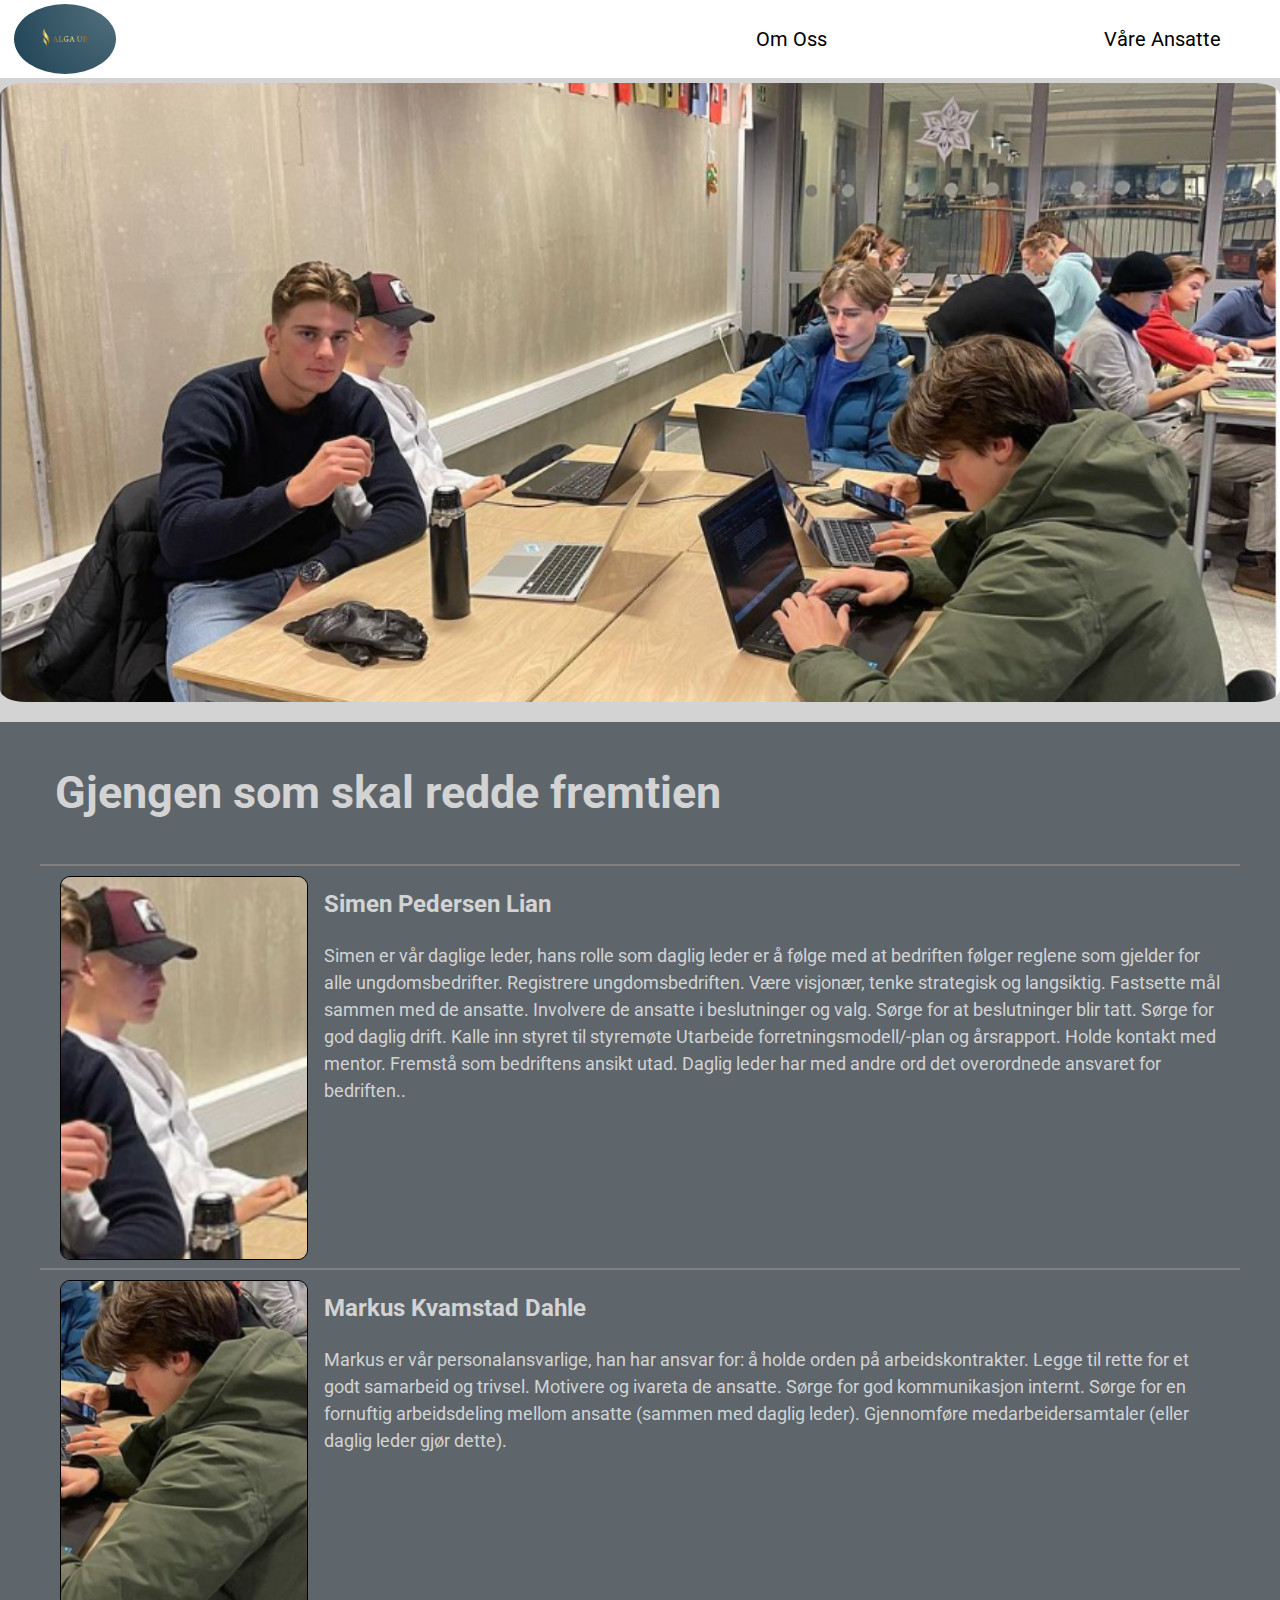
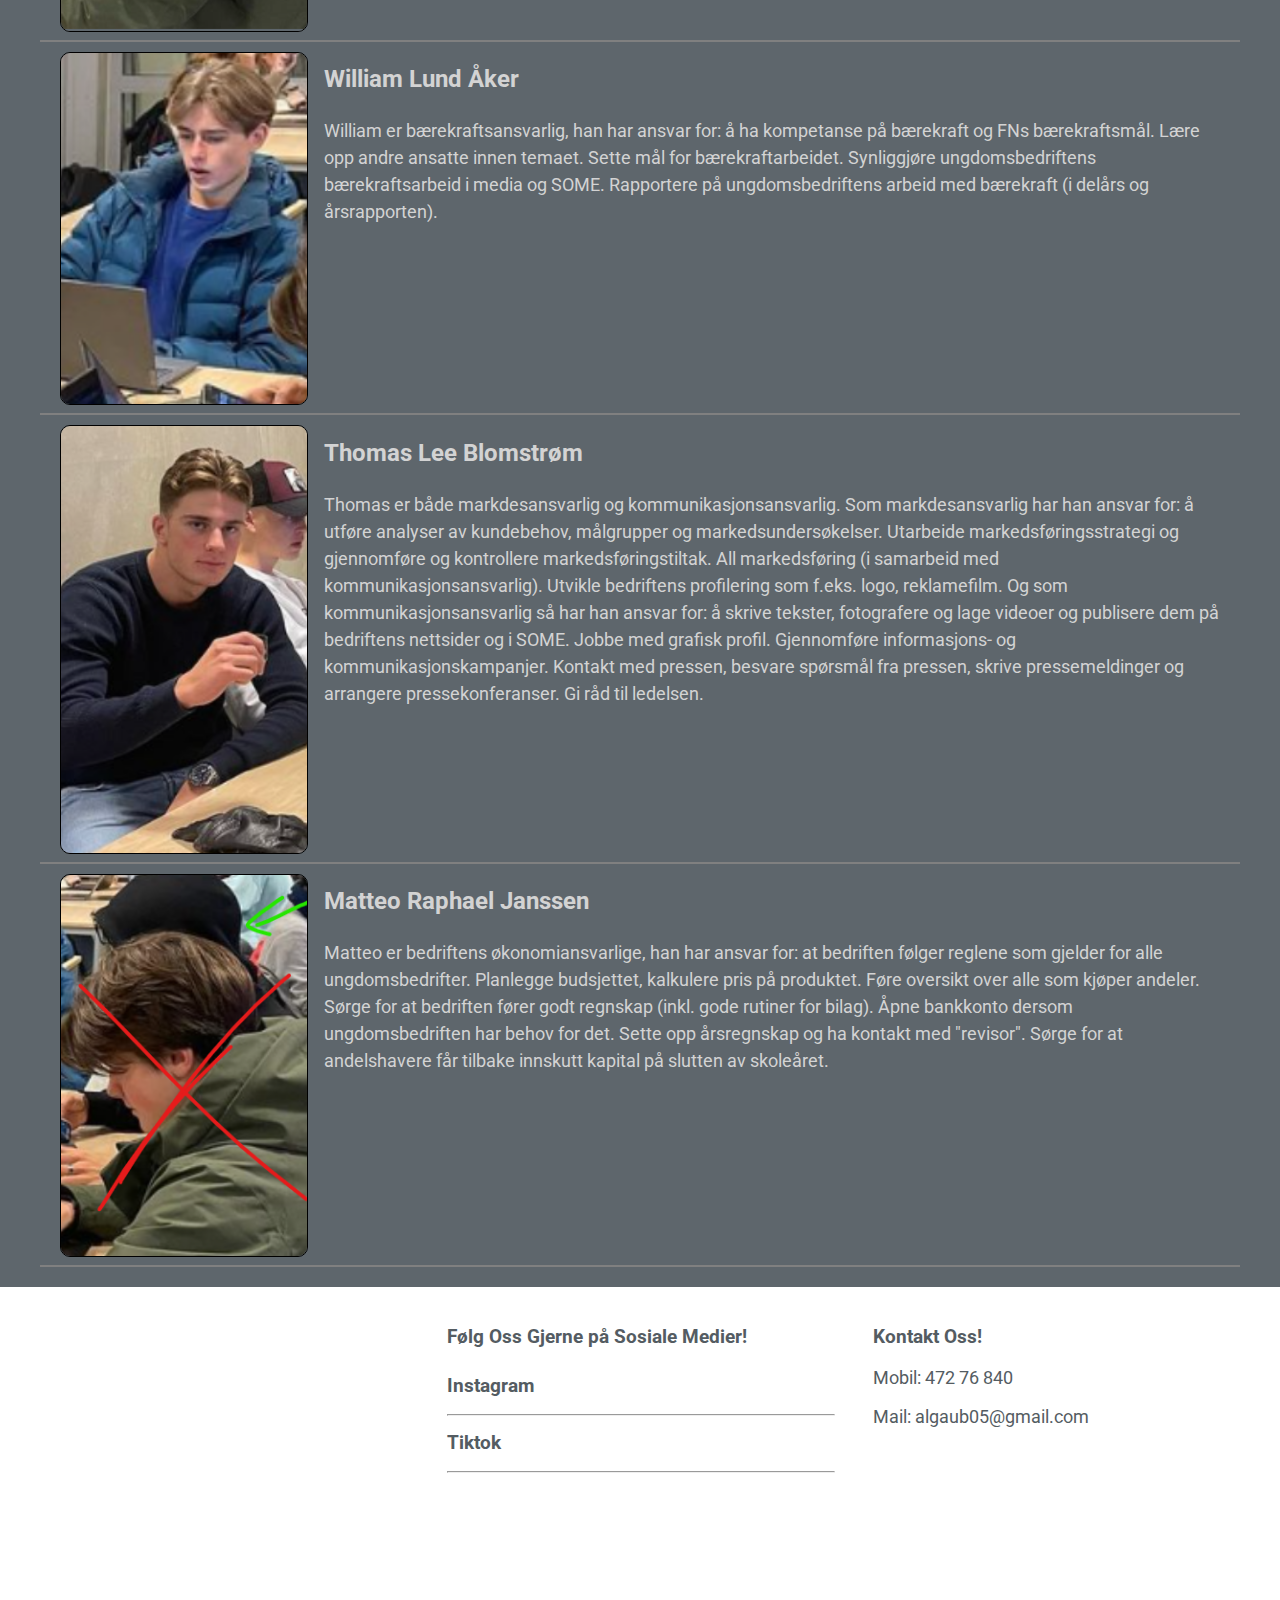
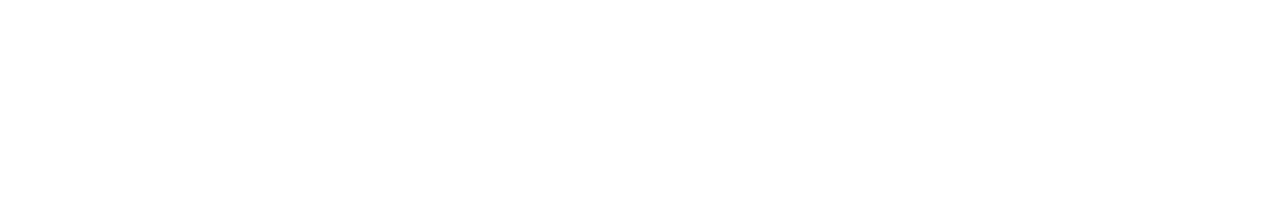
<file: Alga-UB- Ansatte.html>
<!DOCTYPE html>
<html lang="no">
<head>
    <meta charset="UTF-8">
    <title>Våre ansatte - Alga UB</title>
    <link href="https://fonts.googleapis.com/css2?family=Roboto&family=Russo+One&display=swap" rel="stylesheet"> <!-- Font fr Quote i background (home page) -->
    <link rel="stylesheet" href="./CSS-stylesheet-(FELLES).css"> <!-- Felles stylesheet for alle sidene i JODA sin nettside -->
    <link rel="stylesheet" href="./CSS-stylesheet-PT.css"> <!-- Stylesheet til JODA (medlem css) -->  
</head>

<body class="container"> <!-- Body har class contianer som inneholder grid'en-->
    <!-- Start "Topp" Grid, og navbar- -->
    <div class="topp">
        <nav>
            <div class="container_logo"><a href="index.html"><img src="Skjermbilde 2022-11-18 084158 (2).png" alt="Logo til Joda"></a></div>
                <div class="tom"></div> <!-- Denne divenen lager mellomrom mellom logoen og divene -->
                <div class="medlem"><a href="Om Alga UB.html">Om Oss</a></div>
                <div class="pt"><a href="Alga-UB- Ansatte.html">Våre Ansatte</a></div>         <!-- Dette er nav baren til nettsiden, og inneholder de ulike sidene -->
        </nav>
    </div>
    <!-- Start "background" grid, og bakgrunnen under nav bar -->
        <div class="background"> <!-- Dette er bakgrunnsbildet, med litt informasjon. -->

        </div>
    <!-- Start "main" grid, som inneholder den viktige informasjonen for denne siden -->
        <section class="main">
            <div class="container_main">
                <div class="header"><h2>Gjengen som skal redde fremtien</h2></div>
                <div class="container_pt">
                    <div class="bilde"><img src="Simen.png" alt="Bilde av vår personlige trener David"></div>
                    <div class="tekst">
                        <h2>Simen Pedersen Lian</h2>
                        <p>Simen er vår daglige leder, hans rolle som daglig leder er å følge med at bedriften følger reglene som gjelder for alle ungdomsbedrifter.
                            Registrere ungdomsbedriften.
                            Være visjonær, tenke strategisk og langsiktig.
                            Fastsette mål sammen med de ansatte.
                            Involvere de ansatte i beslutninger og valg.
                            Sørge for at beslutninger blir tatt.
                            Sørge for god daglig drift.
                            Kalle inn styret til styremøte
                            Utarbeide forretningsmodell/-plan og årsrapport.
                            Holde kontakt med mentor.
                            Fremstå som bedriftens ansikt utad.
                            Daglig leder har med andre ord det overordnede ansvaret for bedriften..</p>
                    </div>
                </div>
                <!-- skille-->
                <div class="container_pt">
                    <div class="bilde"><img src="Markus.png" alt="Bilde av vår personlige trener Jonas"></div>
                    <div class="tekst">
                        <h2>Markus Kvamstad Dahle</h2>
                        <p>Markus er vår personalansvarlige, han har ansvar for:
                            å holde orden på arbeidskontrakter.
                            Legge til rette for et godt samarbeid og trivsel.
                            Motivere og ivareta de ansatte.
                            Sørge for god kommunikasjon internt.
                            Sørge for en fornuftig arbeidsdeling mellom ansatte (sammen med daglig leder).
                            Gjennomføre medarbeidersamtaler (eller daglig leder gjør dette).</p>
                    </div>
                </div>
                <!-- skille-->
                <div class="container_pt">
                    <div class="bilde"><img src="William.png" alt="Bilde av vår personlige trener Roland Jarles"></div>
                    <div class="tekst">
                        <h2>William Lund Åker</h2>
                        <p>William er bærekraftsansvarlig, han har ansvar for:

                           å ha kompetanse på bærekraft og FNs bærekraftsmål.
                            Lære opp andre ansatte innen temaet.
                            Sette mål for bærekraftarbeidet.
                            Synliggjøre ungdomsbedriftens bærekraftsarbeid i media og SOME.
                            Rapportere på ungdomsbedriftens arbeid med bærekraft (i delårs og årsrapporten).</p>
                    </div>
                </div> 
                <div class="container_pt">
                    <div class="bilde"><img src="Thomas.png" alt="Bilde av vår personlige trener Roland Jarles"></div>
                    <div class="tekst">
                        <h2>Thomas Lee Blomstrøm</h2>
                        <p>Thomas er både markdesansvarlig og kommunikasjonsansvarlig. Som markdesansvarlig har han ansvar for:
                            å utføre analyser av kundebehov, målgrupper og markedsundersøkelser.
                            Utarbeide markedsføringsstrategi og gjennomføre og kontrollere markedsføringstiltak.
                            All markedsføring (i samarbeid med kommunikasjonsansvarlig).
                            Utvikle bedriftens profilering som f.eks. logo, reklamefilm.
                        Og som kommunikasjonsansvarlig så har han ansvar for:
                       å skrive tekster, fotografere og lage videoer og publisere dem på bedriftens nettsider og i SOME.
                        Jobbe med grafisk profil.
                        Gjennomføre informasjons- og kommunikasjonskampanjer.
                        Kontakt med pressen, besvare spørsmål fra pressen, skrive pressemeldinger og arrangere pressekonferanser.
                        Gi råd til ledelsen.</p>
                    </div>
                </div>  
                <div class="container_pt">
                    <div class="bilde"><img src="Matheo riktig.png" alt="Bilde av vår personlige trener Roland Jarles"></div>
                    <div class="tekst">
                        <h2>Matteo Raphael Janssen</h2>
                        <p>Matteo er bedriftens økonomiansvarlige, han har ansvar for:

at bedriften følger reglene som gjelder for alle ungdomsbedrifter.
Planlegge budsjettet, kalkulere pris på produktet.
Føre oversikt over alle som kjøper andeler.
Sørge for at bedriften fører godt regnskap (inkl. gode rutiner for bilag).
Åpne bankkonto dersom ungdomsbedriften har behov for det.
Sette opp årsregnskap og ha kontakt med "revisor".
Sørge for at andelshavere får tilbake innskutt kapital på slutten av skoleåret.</p>
                    </div>
                </div>   
            </div>
            <!-- Container main 2 -->
            <div class="container_main2">

            </div>
        </section>
    <!-- Start "footer" grid, som inneholder footeren til nettsiden. -->
          <footer class="footer">

                <div class="container_footer">
                    <div class="container_footer1">
            
                    </div>
                    <div class="container_footer2">
                        <div><h3>Følg Oss Gjerne på Sosiale Medier!</h3></div>
                        <div class="sosiale_container">
                            <div class="instagram"><a href="https://www.instagram.com/algaub_/" target="_blank"><h3>Instagram</h3></a></div><hr>
                        
                            <div class="tiktok"><a href="https://www.tiktok.com/@algaub" target="_blank"><h3>Tiktok</h3></a></div><hr> <!-- Her har vi bare lagt inn linker til de forskjellige sidene, men hadde det vært en ekte siden kunne man ha lagt inn profilen til nettsiden på de forskjellige sidene. -->
                          
                        </div>
                    </div>
                    <div class="container_footer3">
                        <div class="kontakt"><h3>Kontakt Oss!</h3>
                     <p>Mobil: 472 76 840
                        <p>Mail: algaub05@gmail.com</p>
                     </p>
                    </div>
                </div>
            </footer>
    </body>

</html>
</file>
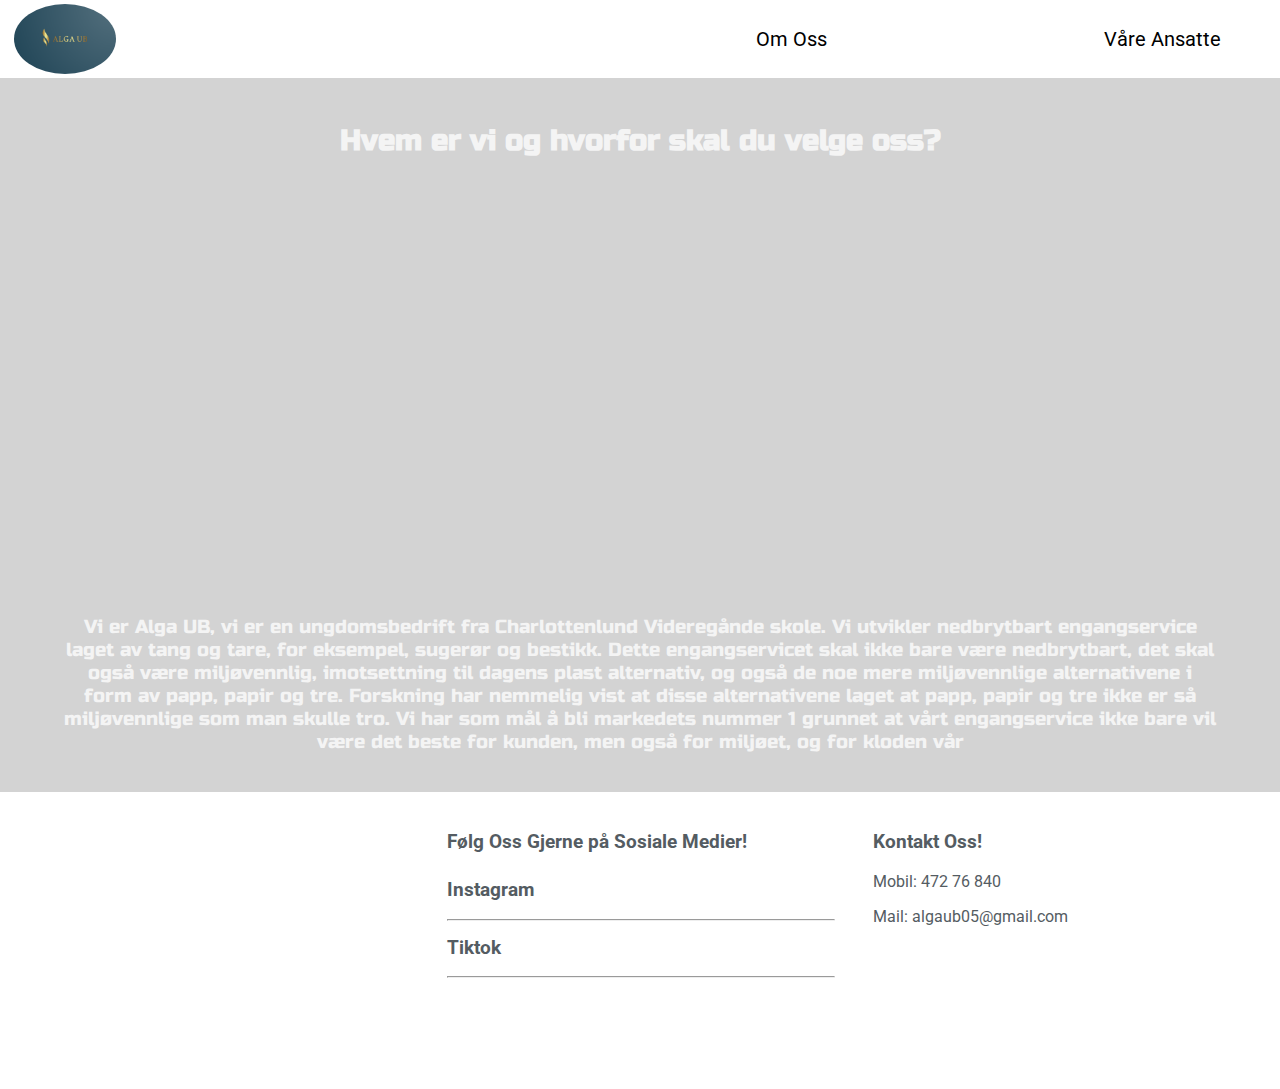
<file: Om Alga UB.html>
<!DOCTYPE html>
<html lang="no">
<head>
    <meta charset="UTF-8">
    <title>Om oss - Alga UB</title>
    <link href="https://fonts.googleapis.com/css2?family=Roboto&family=Russo+One&display=swap" rel="stylesheet"> <!-- Font fr Quote i background (home page) -->
    <link rel="stylesheet" href="./CSS-stylesheet-(FELLES).css"> <!-- Felles stylesheet for alle sidene i JODA sin nettside -->
    <link rel="stylesheet" href="./CSS-styesheet-Medlem.css"> <!-- Stylesheet til JODA (medlem css) -->  
</head>

<body class="container"> <!-- Body har class "container" som inneholder grid'en -->
    <!-- Start "topp" grid, som inneholder nav barentil nettsiden -->
    <div class="topp">
        <nav>
            <div class="container_logo"><a href="index.html"><img src="Skjermbilde 2022-11-18 084158 (2).png" alt="Logo til Alga"></a></div>
                <div class="tom"></div> <!-- Denne divenen lager mellomrom mellom logoen og divene -->
                <div class="medlem"><a href="Om Alga UB.html">Om Oss</a></div>
                <div class="pt"><a href="Alga-UB- Ansatte.html">Våre Ansatte</a></div>         <!-- Dette er nav baren til nettsiden, og inneholder de ulike sidene -->
        </nav>
    </div>
<!-- Start "background" grid, og bakgrunnen under nav bar -->
    <div class="background"> <!-- Dette er bakgrunnsbildet, med litt informasjon. -->
<div class="Tekst_Boks">

    <h2>Hvem er vi og hvorfor skal du velge oss?</h2>
        <br>
        <br>
        <br>
        <br>
        <br><br><br><br><br>
        <br><br><br><br><br><br><br>
        <br><br>
            <p>
                
                Vi er Alga UB, vi er en ungdomsbedrift fra Charlottenlund Videregånde skole. Vi utvikler nedbrytbart engangservice 
                laget av tang og tare, for eksempel, sugerør og bestikk. Dette engangservicet skal ikke bare være nedbrytbart, det skal også 
            være miljøvennlig, imotsettning til dagens plast alternativ, og også de noe mere miljøvennlige alternativene i form av papp, papir og tre. 
        Forskning har nemmelig vist at disse alternativene laget at papp, papir og tre ikke er så miljøvennlige som man skulle tro.
    Vi har som mål å bli markedets nummer 1 grunnet at vårt engangservice ikke bare vil være det beste for kunden, men også for miljøet, og for kloden vår   </p>
            </div>
</div>
<!-- Start "footer" grid, som inneholder footeren til nettsiden. -->
<footer class="footer">

    <div class="container_footer">
        <div class="container_footer1">

        </div>
        <div class="container_footer2">
            <div><h3>Følg Oss Gjerne på Sosiale Medier!</h3></div>
            <div class="sosiale_container">
                <div class="instagram"><a href="https://www.instagram.com/algaub_/" target="_blank"><h3>Instagram</h3></a></div><hr>
            
                <div class="tiktok"><a href="https://www.tiktok.com/@algaub" target="_blank"><h3>Tiktok</h3></a></div><hr> <!-- Her har vi bare lagt inn linker til de forskjellige sidene, men hadde det vært en ekte siden kunne man ha lagt inn profilen til nettsiden på de forskjellige sidene. -->
              
            </div>
        </div>
        <div class="container_footer3">
            <div class="kontakt"><h3>Kontakt Oss!</h3>
         <p>Mobil: 472 76 840
            <p>Mail: algaub05@gmail.com</p>
         </p>
        </div>
    </div>
</footer>
</body>

</html>
</file>
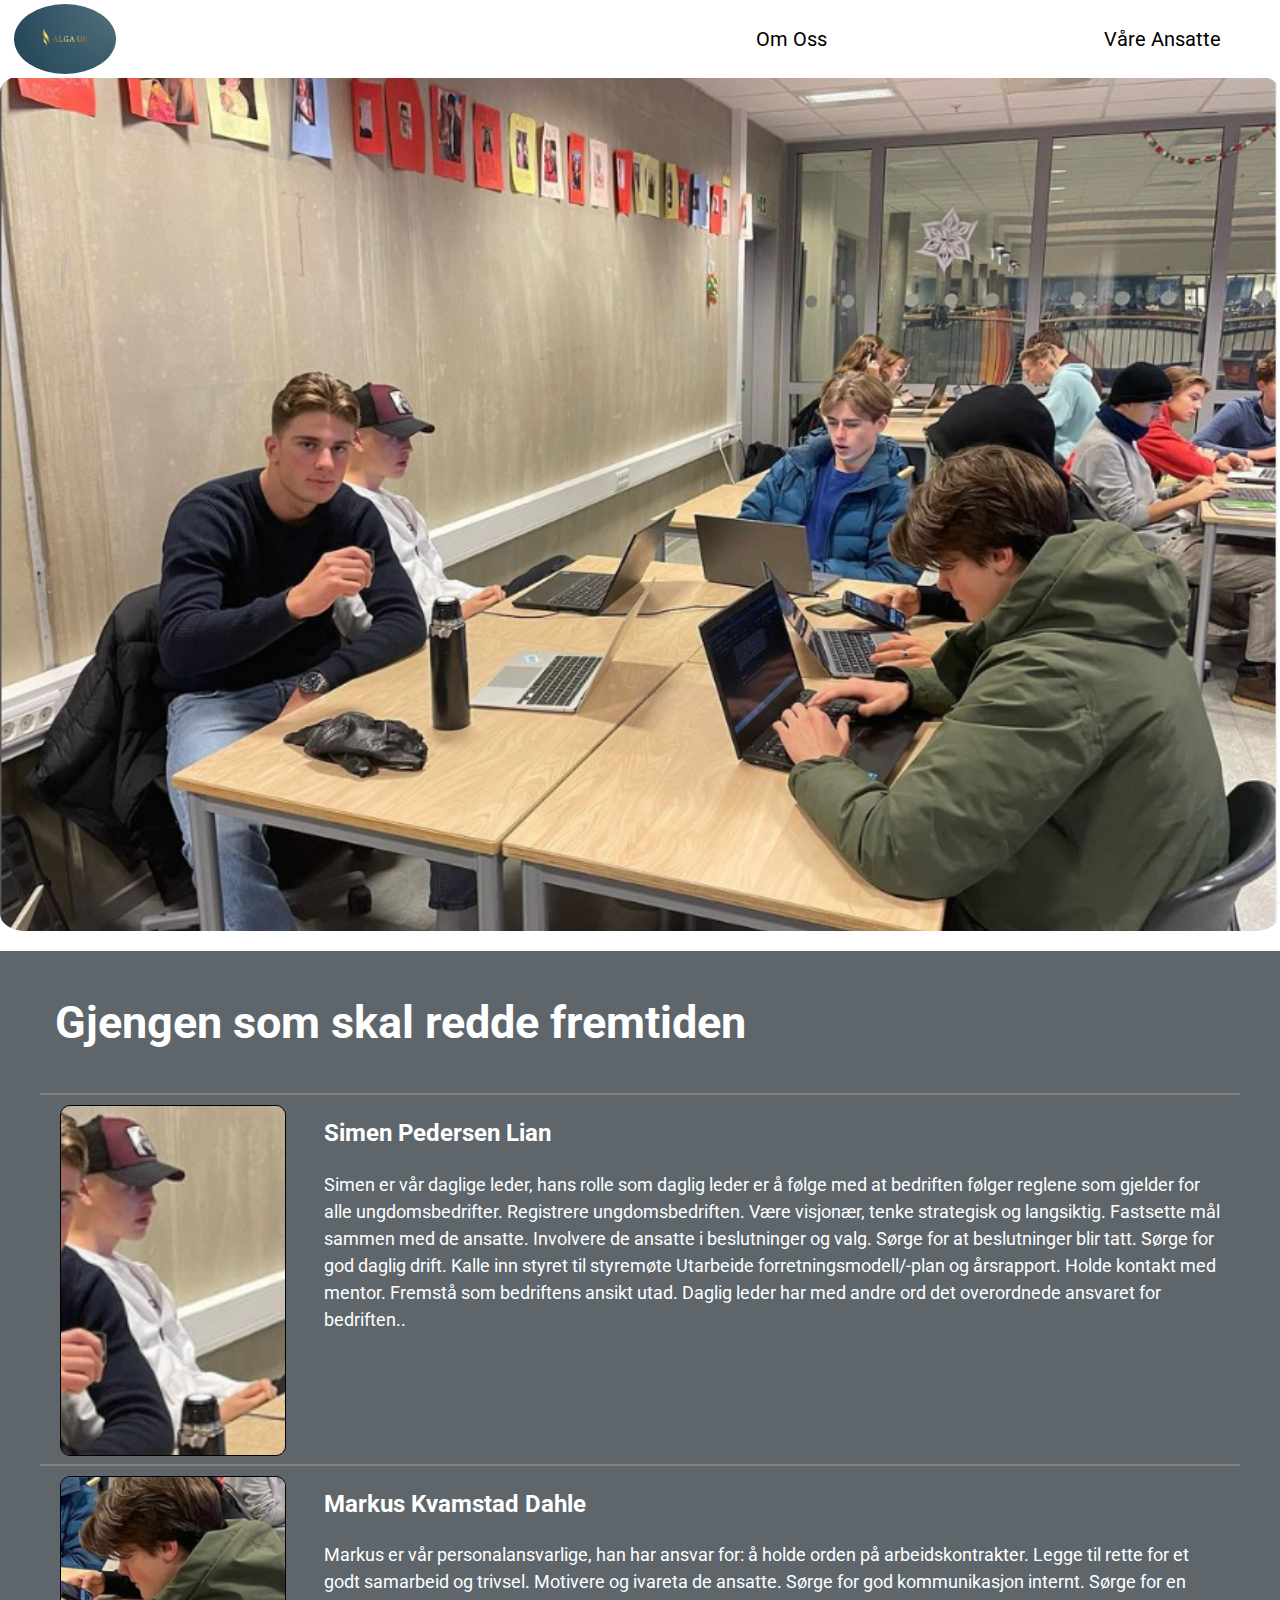
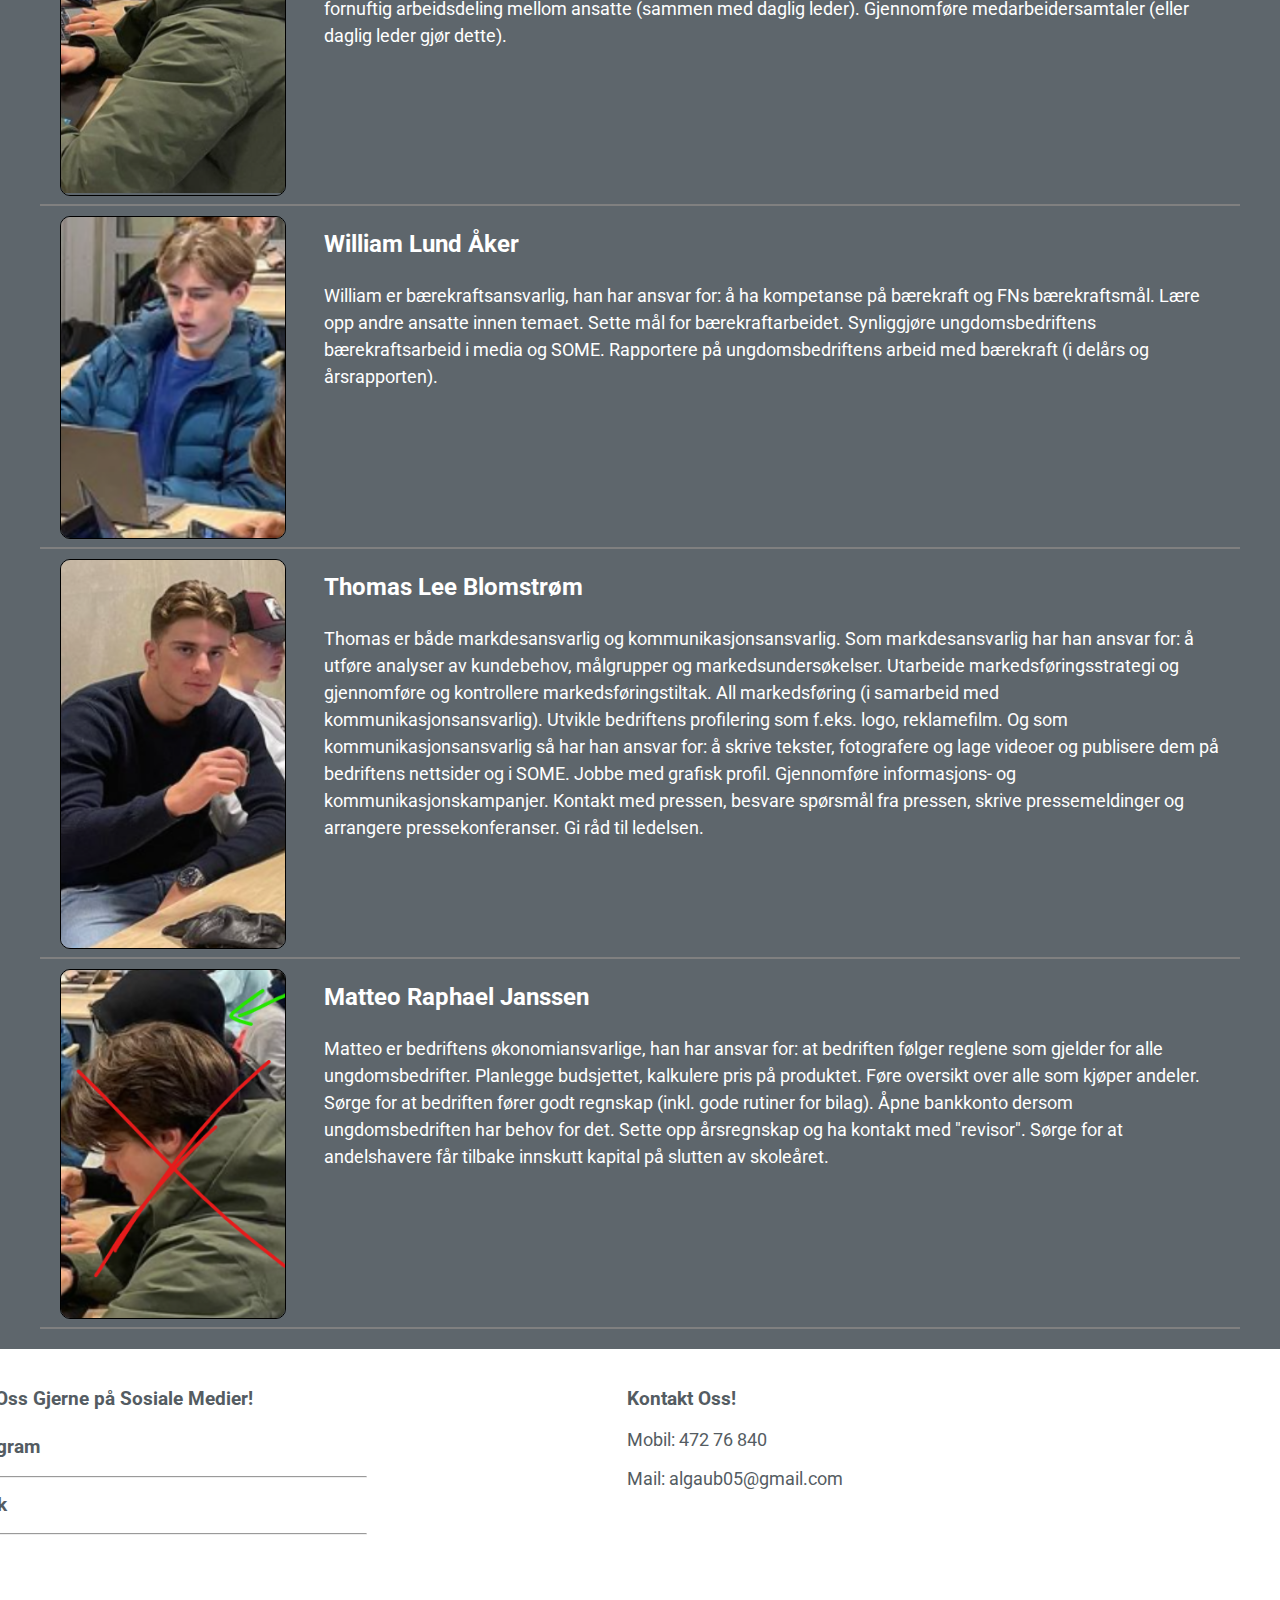
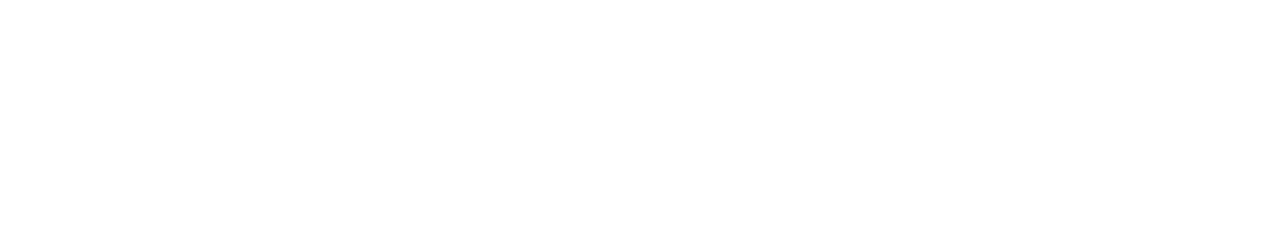
<file: Alga UB.zip/Alga-UB- Ansatte.html>
<!DOCTYPE html>
<html lang="no">
<head>
    <meta charset="UTF-8">
    <title>Våre ansatte - Alga UB</title>
    <link href="https://fonts.googleapis.com/css2?family=Roboto&family=Russo+One&display=swap" rel="stylesheet"> <!-- Font fr Quote i background (home page) -->
    <link rel="stylesheet" href="./CSS-stylesheet-(FELLES).css"> <!-- Felles stylesheet for alle sidene i JODA sin nettside -->
    <link rel="stylesheet" href="./CSS-stylesheet-PT.css"> <!-- Stylesheet til JODA (medlem css) -->  
</head>

<body class="container"> <!-- Body har class contianer som inneholder grid'en-->
    <!-- Start "Topp" Grid, og navbar- -->
    <div class="topp">
        <nav>
            <div class="container_logo"><a href="Alga UB Hovedside.html"><img src="Skjermbilde 2022-11-18 084158 (2).png" alt="Logo til Joda"></a></div>
                <div class="tom"></div> <!-- Denne divenen lager mellomrom mellom logoen og divene -->
                <div class="medlem"><a href="Om Alga UB.html">Om Oss</a></div>
                <div class="pt"><a href="Alga-UB- Ansatte.html">Våre Ansatte</a></div>         <!-- Dette er nav baren til nettsiden, og inneholder de ulike sidene -->
        </nav>
    </div>
    <!-- Start "background" grid, og bakgrunnen under nav bar -->
        <div class="background"> <!-- Dette er bakgrunnsbildet, med litt informasjon. -->

        </div>
    <!-- Start "main" grid, som inneholder den viktige informasjonen for denne siden -->
        <section class="main">
            <div class="container_main">
                <div class="header"><h2>Gjengen som skal redde fremtiden</h2></div>
                <div class="container_pt">
                    <div class="bilde"><img src="Simen.png" alt="Bilde av vår personlige trener David"></div>
                    <div class="tekst">
                        <h2>Simen Pedersen Lian</h2>
                        <p>Simen er vår daglige leder, hans rolle som daglig leder er å følge med at bedriften følger reglene som gjelder for alle ungdomsbedrifter.
                            Registrere ungdomsbedriften.
                            Være visjonær, tenke strategisk og langsiktig.
                            Fastsette mål sammen med de ansatte.
                            Involvere de ansatte i beslutninger og valg.
                            Sørge for at beslutninger blir tatt.
                            Sørge for god daglig drift.
                            Kalle inn styret til styremøte
                            Utarbeide forretningsmodell/-plan og årsrapport.
                            Holde kontakt med mentor.
                            Fremstå som bedriftens ansikt utad.
                            Daglig leder har med andre ord det overordnede ansvaret for bedriften..</p>
                    </div>
                </div>
                <!-- skille-->
                <div class="container_pt">
                    <div class="bilde"><img src="Markus.png" alt="Bilde av vår personlige trener Jonas"></div>
                    <div class="tekst">
                        <h2>Markus Kvamstad Dahle</h2>
                        <p>Markus er vår personalansvarlige, han har ansvar for:
                            å holde orden på arbeidskontrakter.
                            Legge til rette for et godt samarbeid og trivsel.
                            Motivere og ivareta de ansatte.
                            Sørge for god kommunikasjon internt.
                            Sørge for en fornuftig arbeidsdeling mellom ansatte (sammen med daglig leder).
                            Gjennomføre medarbeidersamtaler (eller daglig leder gjør dette).</p>
                    </div>
                </div>
                <!-- skille-->
                <div class="container_pt">
                    <div class="bilde"><img src="William.png" alt="Bilde av vår personlige trener Roland Jarles"></div>
                    <div class="tekst">
                        <h2>William Lund Åker</h2>
                        <p>William er bærekraftsansvarlig, han har ansvar for:

                           å ha kompetanse på bærekraft og FNs bærekraftsmål.
                            Lære opp andre ansatte innen temaet.
                            Sette mål for bærekraftarbeidet.
                            Synliggjøre ungdomsbedriftens bærekraftsarbeid i media og SOME.
                            Rapportere på ungdomsbedriftens arbeid med bærekraft (i delårs og årsrapporten).</p>
                    </div>
                </div> 
                <div class="container_pt">
                    <div class="bilde"><img src="Thomas.png" alt="Bilde av vår personlige trener Roland Jarles"></div>
                    <div class="tekst">
                        <h2>Thomas Lee Blomstrøm</h2>
                        <p>Thomas er både markdesansvarlig og kommunikasjonsansvarlig. Som markdesansvarlig har han ansvar for:
                            å utføre analyser av kundebehov, målgrupper og markedsundersøkelser.
                            Utarbeide markedsføringsstrategi og gjennomføre og kontrollere markedsføringstiltak.
                            All markedsføring (i samarbeid med kommunikasjonsansvarlig).
                            Utvikle bedriftens profilering som f.eks. logo, reklamefilm.
                        Og som kommunikasjonsansvarlig så har han ansvar for:
                       å skrive tekster, fotografere og lage videoer og publisere dem på bedriftens nettsider og i SOME.
                        Jobbe med grafisk profil.
                        Gjennomføre informasjons- og kommunikasjonskampanjer.
                        Kontakt med pressen, besvare spørsmål fra pressen, skrive pressemeldinger og arrangere pressekonferanser.
                        Gi råd til ledelsen.</p>
                    </div>
                </div>  
                <div class="container_pt">
                    <div class="bilde"><img src="Matheo riktig.png" alt="Bilde av vår personlige trener Roland Jarles"></div>
                    <div class="tekst">
                        <h2>Matteo Raphael Janssen</h2>
                        <p>Matteo er bedriftens økonomiansvarlige, han har ansvar for:

at bedriften følger reglene som gjelder for alle ungdomsbedrifter.
Planlegge budsjettet, kalkulere pris på produktet.
Føre oversikt over alle som kjøper andeler.
Sørge for at bedriften fører godt regnskap (inkl. gode rutiner for bilag).
Åpne bankkonto dersom ungdomsbedriften har behov for det.
Sette opp årsregnskap og ha kontakt med "revisor".
Sørge for at andelshavere får tilbake innskutt kapital på slutten av skoleåret.</p>
                    </div>
                </div>   
            </div>
            <!-- Container main 2 -->
            <div class="container_main2">

            </div>
        </section>
    <!-- Start "footer" grid, som inneholder footeren til nettsiden. -->
          <footer class="footer">

                <div class="container_footer">
                    <div class="container_footer1">
            
                    </div>
                    <div class="container_footer2">
                        <div><h3>Følg Oss Gjerne på Sosiale Medier!</h3></div>
                        <div class="sosiale_container">
                            <div class="instagram"><a href="https://www.instagram.com/algaub_/" target="_blank"><h3>Instagram</h3></a></div><hr>
                        
                            <div class="tiktok"><a href="https://www.tiktok.com/@algaub" target="_blank"><h3>Tiktok</h3></a></div><hr> <!-- Her har vi bare lagt inn linker til de forskjellige sidene, men hadde det vært en ekte siden kunne man ha lagt inn profilen til nettsiden på de forskjellige sidene. -->
                          
                        </div>
                    </div>
                    <div class="container_footer3">
                        <div class="kontakt"><h3>Kontakt Oss!</h3>
                     <p>Mobil: 472 76 840
                        <p>Mail: algaub05@gmail.com</p>
                     </p>
                    </div>
                </div>
            </footer>
    </body>

</html>
</file>
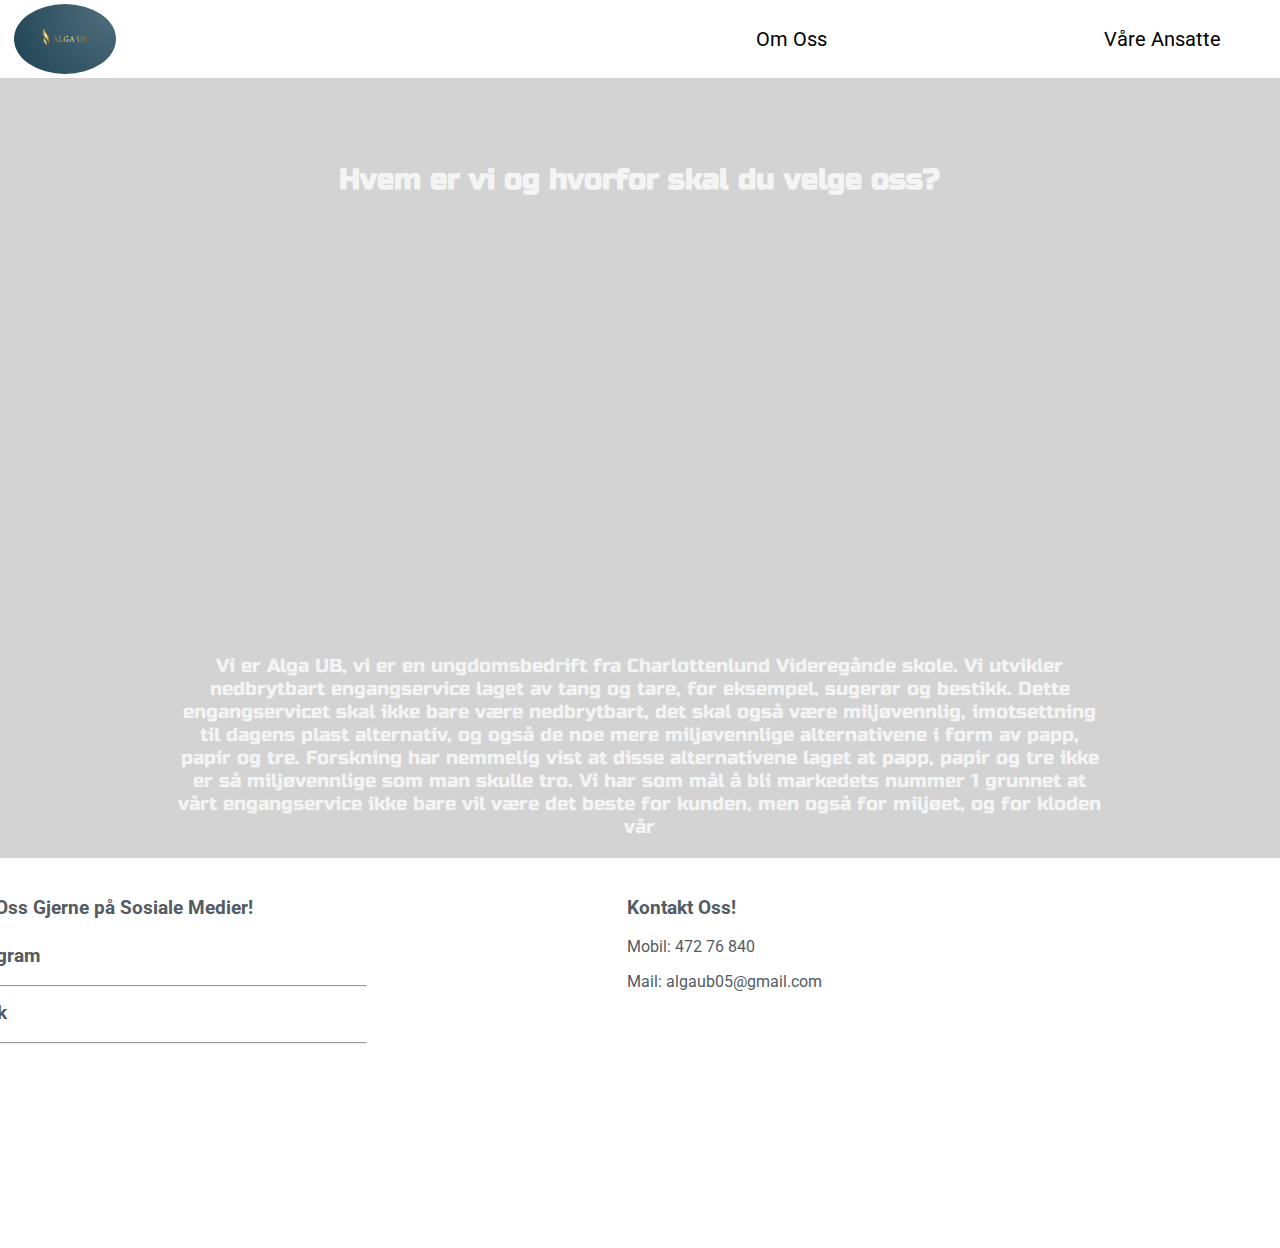
<file: Alga UB.zip/Om Alga UB.html>
<!DOCTYPE html>
<html lang="no">
<head>
    <meta charset="UTF-8">
    <title>Om oss - Alga UB</title>
    <link href="https://fonts.googleapis.com/css2?family=Roboto&family=Russo+One&display=swap" rel="stylesheet"> <!-- Font fr Quote i background (home page) -->
    <link rel="stylesheet" href="./CSS-stylesheet-(FELLES).css"> <!-- Felles stylesheet for alle sidene i JODA sin nettside -->
    <link rel="stylesheet" href="./CSS-styesheet-Medlem.css"> <!-- Stylesheet til JODA (medlem css) -->  
</head>

<body class="container"> <!-- Body har class "container" som inneholder grid'en -->
    <!-- Start "topp" grid, som inneholder nav barentil nettsiden -->
    <div class="topp">
        <nav>
            <div class="container_logo"><a href="Alga UB Hovedside.html"><img src="Skjermbilde 2022-11-18 084158 (2).png" alt="Logo til Alga"></a></div>
                <div class="tom"></div> <!-- Denne divenen lager mellomrom mellom logoen og divene -->
                <div class="medlem"><a href="Om Alga UB.html">Om Oss</a></div>
                <div class="pt"><a href="Alga-UB- Ansatte.html">Våre Ansatte</a></div>         <!-- Dette er nav baren til nettsiden, og inneholder de ulike sidene -->
        </nav>
    </div>
<!-- Start "background" grid, og bakgrunnen under nav bar -->
    <div class="background"> <!-- Dette er bakgrunnsbildet, med litt informasjon. -->
<div class="Tekst_Boks">

    <h2>Hvem er vi og hvorfor skal du velge oss?</h2>
        <br>
        <br>
        <br>
        <br>
        <br><br><br><br><br>
        <br><br><br><br><br><br><br>
        <br><br>
            <p>
                
                Vi er Alga UB, vi er en ungdomsbedrift fra Charlottenlund Videregånde skole. Vi utvikler nedbrytbart engangservice 
                laget av tang og tare, for eksempel, sugerør og bestikk. Dette engangservicet skal ikke bare være nedbrytbart, det skal også 
            være miljøvennlig, imotsettning til dagens plast alternativ, og også de noe mere miljøvennlige alternativene i form av papp, papir og tre. 
        Forskning har nemmelig vist at disse alternativene laget at papp, papir og tre ikke er så miljøvennlige som man skulle tro.
    Vi har som mål å bli markedets nummer 1 grunnet at vårt engangservice ikke bare vil være det beste for kunden, men også for miljøet, og for kloden vår   </p>
            </div>
</div>
<!-- Start "footer" grid, som inneholder footeren til nettsiden. -->
<footer class="footer">

    <div class="container_footer">
        <div class="container_footer1">

        </div>
        <div class="container_footer2">
            <div><h3>Følg Oss Gjerne på Sosiale Medier!</h3></div>
            <div class="sosiale_container">
                <div class="instagram"><a href="https://www.instagram.com/algaub_/" target="_blank"><h3>Instagram</h3></a></div><hr>
            
                <div class="tiktok"><a href="https://www.tiktok.com/@algaub" target="_blank"><h3>Tiktok</h3></a></div><hr> <!-- Her har vi bare lagt inn linker til de forskjellige sidene, men hadde det vært en ekte siden kunne man ha lagt inn profilen til nettsiden på de forskjellige sidene. -->
              
            </div>
        </div>
        <div class="container_footer3">
            <div class="kontakt"><h3>Kontakt Oss!</h3>
         <p>Mobil: 472 76 840
            <p>Mail: algaub05@gmail.com</p>
         </p>
        </div>
    </div>
</footer>
</body>

</html>
</file>
<file: CSS-stylesheet-(FELLES).css>
/* Felles CSS Stylesheet til nettsiden Joda, laget av David og Jonas.
   Denne stylesheeten inneholder Nav bar, footer, og de ulike grid areaene. */

body{
    padding: 0px;
    margin: 0px;
    background-color: lightgrey;
    height: auto;
    font-family: 'Roboto', sans-serif;
}
h1{
    font-size: 3.7em;
}
/* Start grid areas ----------------------------------------------------------------------------------------------------------------------- */
/* Klassene under viser de ulike grid areasene som blir brukt i grid area template */
.topp{
    grid-area: t;
    position: sticky;
    top: 0px; /* Gjør til at nav-bar er sticky og lett tilgjengelig hele tiden */
    z-index: 1;
}
.background{
    grid-area: b;
}
.main{
    grid-area: m;
    background-color: rgb(94,102,108);
}
.footer{
    grid-area: f;
}
.venstre{
    grid-area: v;
    background-color: #5E666C;
}
.hoyre{
    grid-area: h;
    background-color: #6a7074;
}
/* Start navbar --------------------------------------------------------------------------------------------------------------------- */
nav{
    display: flex;
    background-color: white;
    flex-direction: row;
    justify-content: space-between;
    align-items: center;
    font-size: 20px;
    height: 3em;
    padding: 9px;

}
nav a{
    text-decoration: none;
    color: black;
    position: relative;
    margin-right: 50px;
}
nav a:hover{
    color: #2f5162;
    /* CSS under gir animasjon til en underlinje i nav bar */
    border-bottom: 2px solid #2f5162;
    padding-bottom: 2px;
    transition: all 0.2s ease-in-out;

}
.container_logo a:hover{
    transition: none;
    border-bottom: 0; /* Fjerner animasjonen fra logo */
 
}
.container_logo{
    width: 9%;
    height: 70px;
}
.container_logo a:hover{
scale: 110%;
transition: 1s ease ease-out;
}
.container_logo img{
    width: 90%;
    height: 100%;
    border-radius: 50%;
    border: solid 5px transparent;
    margin-top: -5px;
}

.tom{
    width: 9em;
}

.active a{
    color: #2f5162;    /* Siden man er innpå vil være oransje i nav bar hvis den har klasse active. */
    border-bottom: 2px solid #2f5162; /* lager en underlinje som alltid vises på klassen som har det */
    padding-bottom: 2px;
}
/* Start Footer --------------------------------------------------------------------------------------------------------------------- */
.container_footer{
    width: 100%;
    height: 100%;
    display: flex;
    flex-flow: row nowrap;
    justify-content: space-between;
    background-color: white;
}
.container_footer1, .container_footer2, .container_footer3{
    width: 100%;
    height: 80%;
    display: flex;
    flex-direction: column;
    margin: 20px;
    color: #545C62;
}
.container_footer1, .sosiale_container{
    line-height: 0.1; /* Mindre mellomrom mellom linkene */
}
.container_footer1 a, .container_footer2 a, .container_footer3 a{
    text-decoration: none;
    color: #545C62;
    transition: all 0.5s ease-in-out; /* Linkene vil transformere seg først sakte, så fort, så sakte, som får det til å se mer naturligt ut */
}
.container_footer1 a:hover, .container_footer2 a:hover{
    position: relative; 
    left: 5px; /* Flytter linkene til høyre 10px når man hoverer over dem, noe som gjør det enkelt å se at man er over en link */
  }
.container_footer1 hr, .sosiale_container hr{
    width: 100%;
}

.sosiale_container{
    width: 100%;
    height: 100%;
    display: flex;
    flex-direction: column;
}
.sosiale1, .sosiale2{
    display: flex;
}
.sosiale_container img{
    width: 100%;
    height: 100%;
}
a:active{
    color: goldenrod;
}
</file>
<file: CSS-stylesheet-PT.css>
/* Style Sheet til PT-siden til JODA */
    p{
        font-size: 18px; /* Gjør brødtekst større, siden det er mye tekst her, som gjør det lettere å lese. */
    }
    /* Start grid --------------------------------------------------------------------- */
    .container{
        width: auto;
        height: auto;
        display: grid;
        background-color: lightgrey;
        grid-template-columns: repeat(4, 1fr);
        grid-template-rows: 1fr 6fr 21fr 5fr;
        grid-template-areas:"t t t t" 
                            "b b b b"
                            "m m m m"
                            "f f f f";
    }
    /* Start background ----------------------------------------------------------------------------------------------------------------- */
    .background{
        background-image: url(Alga\ Ub\ ansatte.png);
        background-size: cover; /* Cover beholder aspect ratio, så bildet ikke blir stretched, men dekker hele container */
        background-repeat: no-repeat;
        background-position: center;
        height: 100%;
        font-family: 'Russo One', sans-serif; /* Quote font */
        border-radius: 2%;
        margin-top: -20px;
    }
    .background_text_container{
        display: flex;
        flex-direction: column;
        justify-content: flex-end;
        width: 30%;
        height: 55%;
        margin: 10px;
    }
    .background-text{
        text-align: center;
        -webkit-text-stroke: black 0.3px; /* Skygge til tekst */
        color: white;
    }
    .tekstbak{
        margin-right: 50px;
        margin-left: 50px;
    }
    .sign-up{
        border: 2px solid black;
        border-radius: 30px;
        width: 50%;
        padding: 10px;
        background-color: #e26c1d;
        color: white;
        font-size: x-large;
        align-self: center;
        display: flex;
    }
    .sign-up a{ /* Gir style til linkene inne i klassen sign-up */
        text-decoration: none;
        color: lightgray;
        width: 100%;
        height: 100%;
        text-align: center;
    }
    /* Start Main --------------------------------------------------------------------------------------------------------- */        
        .container_main{
            display: flex;
            flex-direction: column;
            width: auto;
            height: 100%;
            margin: 0px 40px 10px 40px;
            padding: 0px;
            line-height: 1.5;
            color: lightgrey;
        }
        .header{
            padding-left: 15px;
            font-size: 30px;
        }
        .container_pt, .container2, .header{
            display: flex;
            flex-direction: row;
            width: auto;
            height: min-content;
            border-bottom: 2px solid grey; /* Lager skille mellom de forskjellige pt'ene */
        }
        .bilde{
            width: 300px;
            height: auto;
            margin: 10px 20px 10px 20px;
        }
        .tekst{
            width: 100%;
            height: min-content;
            margin: 0px 20px 20px 20px;
        }
        .bilde img{ /* gir style til alle bildene inne i klassen bilde */
            width: 110%;
            height: 100%;
            object-fit: cover; /* Cover beholder aspect ratio og gjør til at bilde ikke blir stretched */
            border-radius: 10px;
            border: 1px solid black;
        }   
        .container_main2{
            display: flex;
            flex-direction: column;
            width: auto;
            height: auto;
            margin: 0px 40px 10px 40px;
            padding: 0px;
            line-height: 1.5;
            color: white;
        }   
        .tekst2{
            width: 70%;
            height: auto;
        }
        
    
        .bilde2 img{
            object-fit: cover;
            border-radius: 10px;
            border: 1px solid black;
        }
        .body{
            background-color: lightgray;
        }
</file>
<file: CSS-styesheet-Medlem.css>
/* Style Sheet til Medlem siden til JODA */

/* Start grid --------------------------------------------------------------------- */
.container{
    width: auto;
    height: auto;
    display: grid;
    background-color: lightgrey;
    grid-template-columns: repeat(1, 1fr);
    grid-template-rows: 1fr 7fr 3fr;
    grid-template-areas:"t t t t" 
                        "b b b b"
                        "f f f f";
}
.background{
    background-image: url(https://skolerom.no/wp-content/uploads/sites/2/2019/06/plast-cover-1920x1188.jpg); /* Bakgrunnsbilde */
    background-size: cover; /* Cover beholder aspect ratio, så bildet ikke blir stretched, men dekker hele container */
    background-repeat: no-repeat;
    background-position: center;
    height: 100%;
    width: cover;
    color: white;
    font-family: 'Russo One', sans-serif; /* Quote font */
margin-top: -20px;
opacity: 99%;
border-radius: 2%;
}
.background img{
    opacity: 30%;
}
.tekstbak{
    margin-right: 50px;
    margin-left: 50px;
}
.Tekst_Boks{
    width: 90%;
    margin:auto;
    padding: 20px;
  color: whitesmoke;
    text-align: center;
    border-radius: 10px;
    font-size: larger; 
}
/* Start background ----------------------------------------------------------------------------------------------------------------- */

.background-text {
    text-align: center;
    -webkit-text-stroke: black 0.3px; /* Skygge bak tekst */
}
</file>
<file: Alga UB.zip/CSS-stylesheet-(FELLES).css>
/* Felles CSS Stylesheet til nettsiden Joda, laget av David og Jonas.
   Denne stylesheeten inneholder Nav bar, footer, og de ulike grid areaene. */

body{
    padding: 0px;
    margin: 0px;
    background-color: lightgrey;
    height: auto;
    font-family: 'Roboto', sans-serif;
}
h1{
    font-size: 3.7em;
}
/* Start grid areas ----------------------------------------------------------------------------------------------------------------------- */
/* Klassene under viser de ulike grid areasene som blir brukt i grid area template */
.topp{
    grid-area: t;
    position: sticky;
    top: 0px; /* Gjør til at nav-bar er sticky og lett tilgjengelig hele tiden */
    z-index: 1;
}
.background{
    grid-area: b;
}
.main{
    grid-area: m;
    background-color: rgb(94,102,108);
}
.footer{
    grid-area: f;
}
.venstre{
    grid-area: v;
    background-color: #5E666C;
}
.hoyre{
    grid-area: h;
    background-color: #6a7074;
}
/* Start navbar --------------------------------------------------------------------------------------------------------------------- */
nav{
    display: flex;
    background-color: white;
    flex-direction: row;
    justify-content: space-between;
    align-items: center;
    font-size: 20px;
    height: 3em;
    padding: 9px;

}
nav a{
    text-decoration: none;
    color: black;
    position: relative;
    margin-right: 50px;
}
nav a:hover{
    color: #2f5162;
    /* CSS under gir animasjon til en underlinje i nav bar */
    border-bottom: 2px solid #2f5162;
    padding-bottom: 2px;
    transition: all 0.2s ease-in-out;

}
.container_logo a:hover{
    transition: none;
    border-bottom: 0; /* Fjerner animasjonen fra logo */
 
}
.container_logo{
    width: 9%;
    height: 70px;
}
.container_logo a:hover{
scale: 110%;
transition: 1s ease ease-out;
}
.container_logo img{
    width: 90%;
    height: 100%;
    border-radius: 50%;
    border: solid 5px transparent;
    margin-top: -5px;
}

.tom{
    width: 9em;
}
.hygieneråd{
    margin-right: 20px;
}
.active a{
    color: #2f5162;    /* Siden man er innpå vil være oransje i nav bar hvis den har klasse active. */
    border-bottom: 2px solid #2f5162; /* lager en underlinje som alltid vises på klassen som har det */
    padding-bottom: 2px;
}
/* Start Footer --------------------------------------------------------------------------------------------------------------------- */
.container_footer{
    width: 100%;
    height: 100%;
    display: flex;
    flex-flow: row nowrap;
    justify-content: space-between;
    background-color: white;
}
.container_footer1, .container_footer2, .container_footer3{
    width: 100%;
    height: 80%;
    display: flex;
    flex-direction: column;
    margin: 20px;
    color: #545C62;
}
.container_footer1, .sosiale_container{
    line-height: 0.1; /* Mindre mellomrom mellom linkene */
}
.container_footer1 a, .container_footer2 a, .container_footer3 a{
    text-decoration: none;
    color: #545C62;
    transition: all 0.5s ease-in-out; /* Linkene vil transformere seg først sakte, så fort, så sakte, som får det til å se mer naturligt ut */
}
.container_footer1 a:hover, .container_footer2 a:hover{
    position: relative; 
    left: 5px; /* Flytter linkene til høyre 10px når man hoverer over dem, noe som gjør det enkelt å se at man er over en link */
  }
.container_footer1 hr, .sosiale_container hr{
    width: 100%;
}
.container_footer2{
    margin-left: -720px;
}
.sosiale_container{
    width: 65%;
    height: 100%;
    display: flex;
    flex-direction: column;
}
.sosiale1, .sosiale2{
    display: flex;
}
.sosiale_container img{
    width: 100%;
    height: 100%;
}
a:active{
    color: goldenrod;
}
</file>
<file: Alga UB.zip/CSS-stylesheet-PT.css>
/* Style Sheet til PT-siden til JODA */
    p{
        font-size: 18px; /* Gjør brødtekst større, siden det er mye tekst her, som gjør det lettere å lese. */
    }
    /* Start grid --------------------------------------------------------------------- */
    .container{
        width: auto;
        height: auto;
        display: grid;
        background-color: white;
        grid-template-columns: repeat(4, 1fr);
        grid-template-rows: 1fr 9fr 21fr 5fr;
        grid-template-areas:"t t t t" 
                            "b b b b"
                            "m m m m"
                            "f f f f";
    }
    /* Start background ----------------------------------------------------------------------------------------------------------------- */
    .background{
        background-image: url(Alga\ Ub\ ansatte.png);
        background-size: cover; /* Cover beholder aspect ratio, så bildet ikke blir stretched, men dekker hele container */
        background-repeat: no-repeat;
        background-position: center;
        height: 100%;
        color: #e26c1d;
        font-family: 'Russo One', sans-serif; /* Quote font */
        margin-top: -;
        border-radius: 2%;
        margin-top: -20px;
    }
    .background_text_container{
        display: flex;
        flex-direction: column;
        justify-content: flex-end;
        width: 30%;
        height: 55%;
        margin: 10px;
    }
    .background-text{
        text-align: center;
        -webkit-text-stroke: black 0.3px; /* Skygge til tekst */
        color: white;
    }
    .tekstbak{
        margin-right: 50px;
        margin-left: 50px;
    }
    .sign-up{
        border: 2px solid black;
        border-radius: 30px;
        width: 50%;
        padding: 10px;
        background-color: #e26c1d;
        color: white;
        font-size: x-large;
        align-self: center;
        display: flex;
    }
    .sign-up a{ /* Gir style til linkene inne i klassen sign-up */
        text-decoration: none;
        color: white;
        width: 100%;
        height: 100%;
        text-align: center;
    }
    /* Start Main --------------------------------------------------------------------------------------------------------- */        
        .container_main{
            display: flex;
            flex-direction: column;
            width: auto;
            height: auto;
            margin: 0px 40px 10px 40px;
            padding: 0px;
            line-height: 1.5;
            color: white;
        }
        .header{
            padding-left: 15px;
            font-size: 30px;
        }
        .container_pt, .container2, .header{
            display: flex;
            flex-direction: row;
            width: auto;
            height: min-content;
            border-bottom: 2px solid grey; /* Lager skille mellom de forskjellige pt'ene */
        }
        .bilde{
            width: 300px;
            height: auto;
            margin: 10px 20px 10px 20px;
        }
        .tekst{
            width: 100%;
            height: min-content;
            margin: 0px 20px 20px 20px;
        }
        .bilde img{ /* gir style til alle bildene inne i klassen bilde */
            width: 100%;
            height: 100%;
            object-fit: cover; /* Cover beholder aspect ratio og gjør til at bilde ikke blir stretched */
            border-radius: 10px;
            border: 1px solid black;
        }   
        .container_main2{
            display: flex;
            flex-direction: column;
            width: auto;
            height: auto;
            margin: 0px 40px 10px 40px;
            padding: 0px;
            line-height: 1.5;
            color: white;
        }   
        .tekst2{
            width: 70%;
            height: auto;
        }
        .bilde2{
            width: 700px;
            margin: 10px 20px 0px 20px;
            align-content: center;
        }
        .bilde2 img{
            object-fit: cover;
            border-radius: 10px;
            border: 1px solid black;
        }
        .body{
            background-color: lightgray;
        }
</file>
<file: Alga UB.zip/CSS-styesheet-Medlem.css>
/* Style Sheet til Medlem siden til JODA */

/* Start grid --------------------------------------------------------------------- */
.container{
    width: auto;
    height: auto;
    display: grid;
    background-color: lightgrey;
    grid-template-columns: repeat(4, 1fr);
    grid-template-rows: 1fr 10fr 5fr;
    grid-template-areas:"t t t t" 
                        "b b b b"
                        "f f f f";
}
.background{
    background-image: url(https://skolerom.no/wp-content/uploads/sites/2/2019/06/plast-cover-1920x1188.jpg); /* Bakgrunnsbilde */
    background-size: cover; /* Cover beholder aspect ratio, så bildet ikke blir stretched, men dekker hele container */
    background-repeat: no-repeat;
    background-position: center;
    height: 800px;
    color: white;
    font-family: 'Russo One', sans-serif; /* Quote font */
margin-top: -20px;
opacity: 99%;
border-radius: 2%;
}
.background img{
    opacity: 30%;
}
.tekstbak{
    margin-right: 50px;
    margin-left: 50px;
}
.Tekst_Boks{
    width: 73%;
    margin: 60px auto;
    padding: 20px;
  color: whitesmoke;
    text-align: center;
    border-radius: 10px;
    font-size: larger; 
  
margin-bottom: 300px;
}
/* Start background ----------------------------------------------------------------------------------------------------------------- */
.background_text_container {
    display: flex;
    flex-direction: column;
    justify-content: center;
    width: 30%;
    height: 55%;
    margin: 10px;
}
.background-text {
    text-align: center;
    -webkit-text-stroke: black 0.3px; /* Skygge bak tekst */
}
.sign-up{
    border: 2px solid black;
    border-radius: 30px;
    width: 50%;
    padding: 10px;
    background-color: #e26c1d;
    color: white;
    font-size: x-large;
    align-self: center;
    display: flex;
}
.sign-up a{
    text-decoration: none;
    color: white;
    width: 100%;
    height: 100%;
    text-align: center;
}
/* ------------------------------------------------------------------------------------------------------------------------- */
</file>
